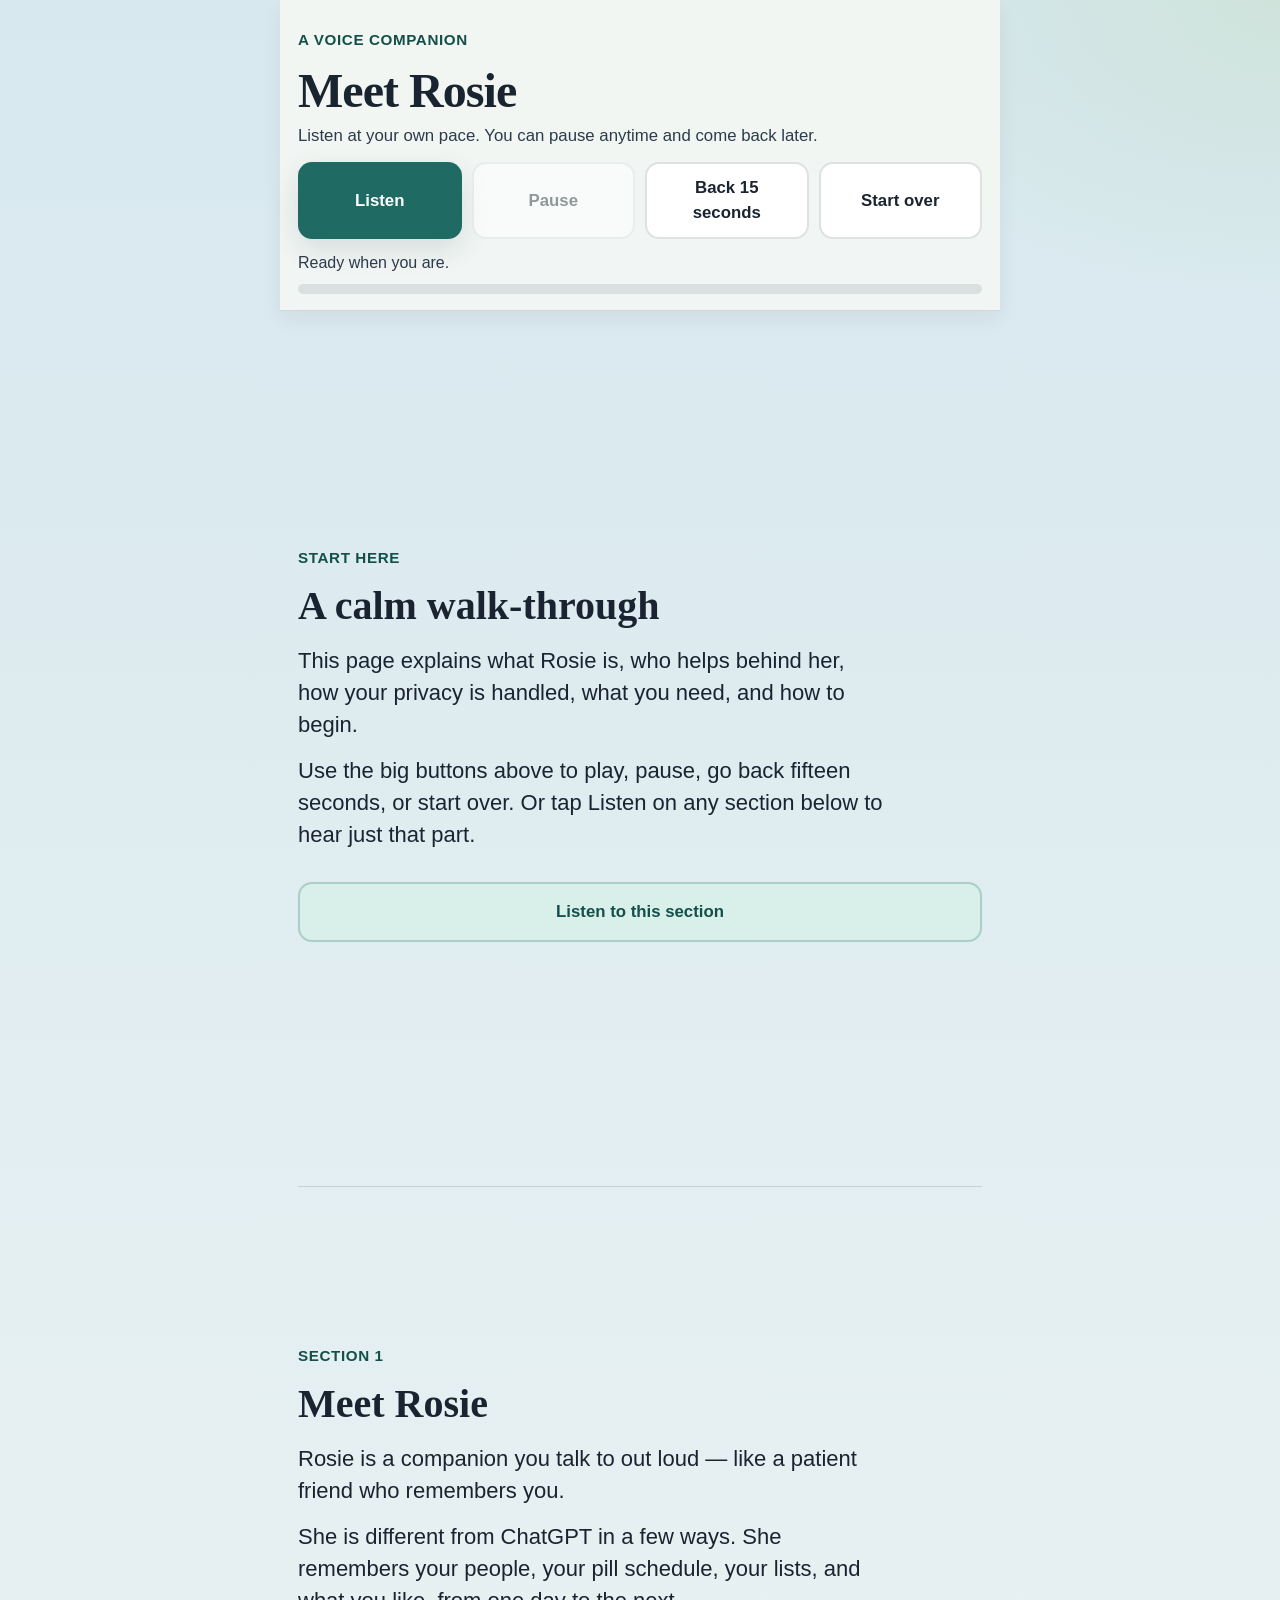
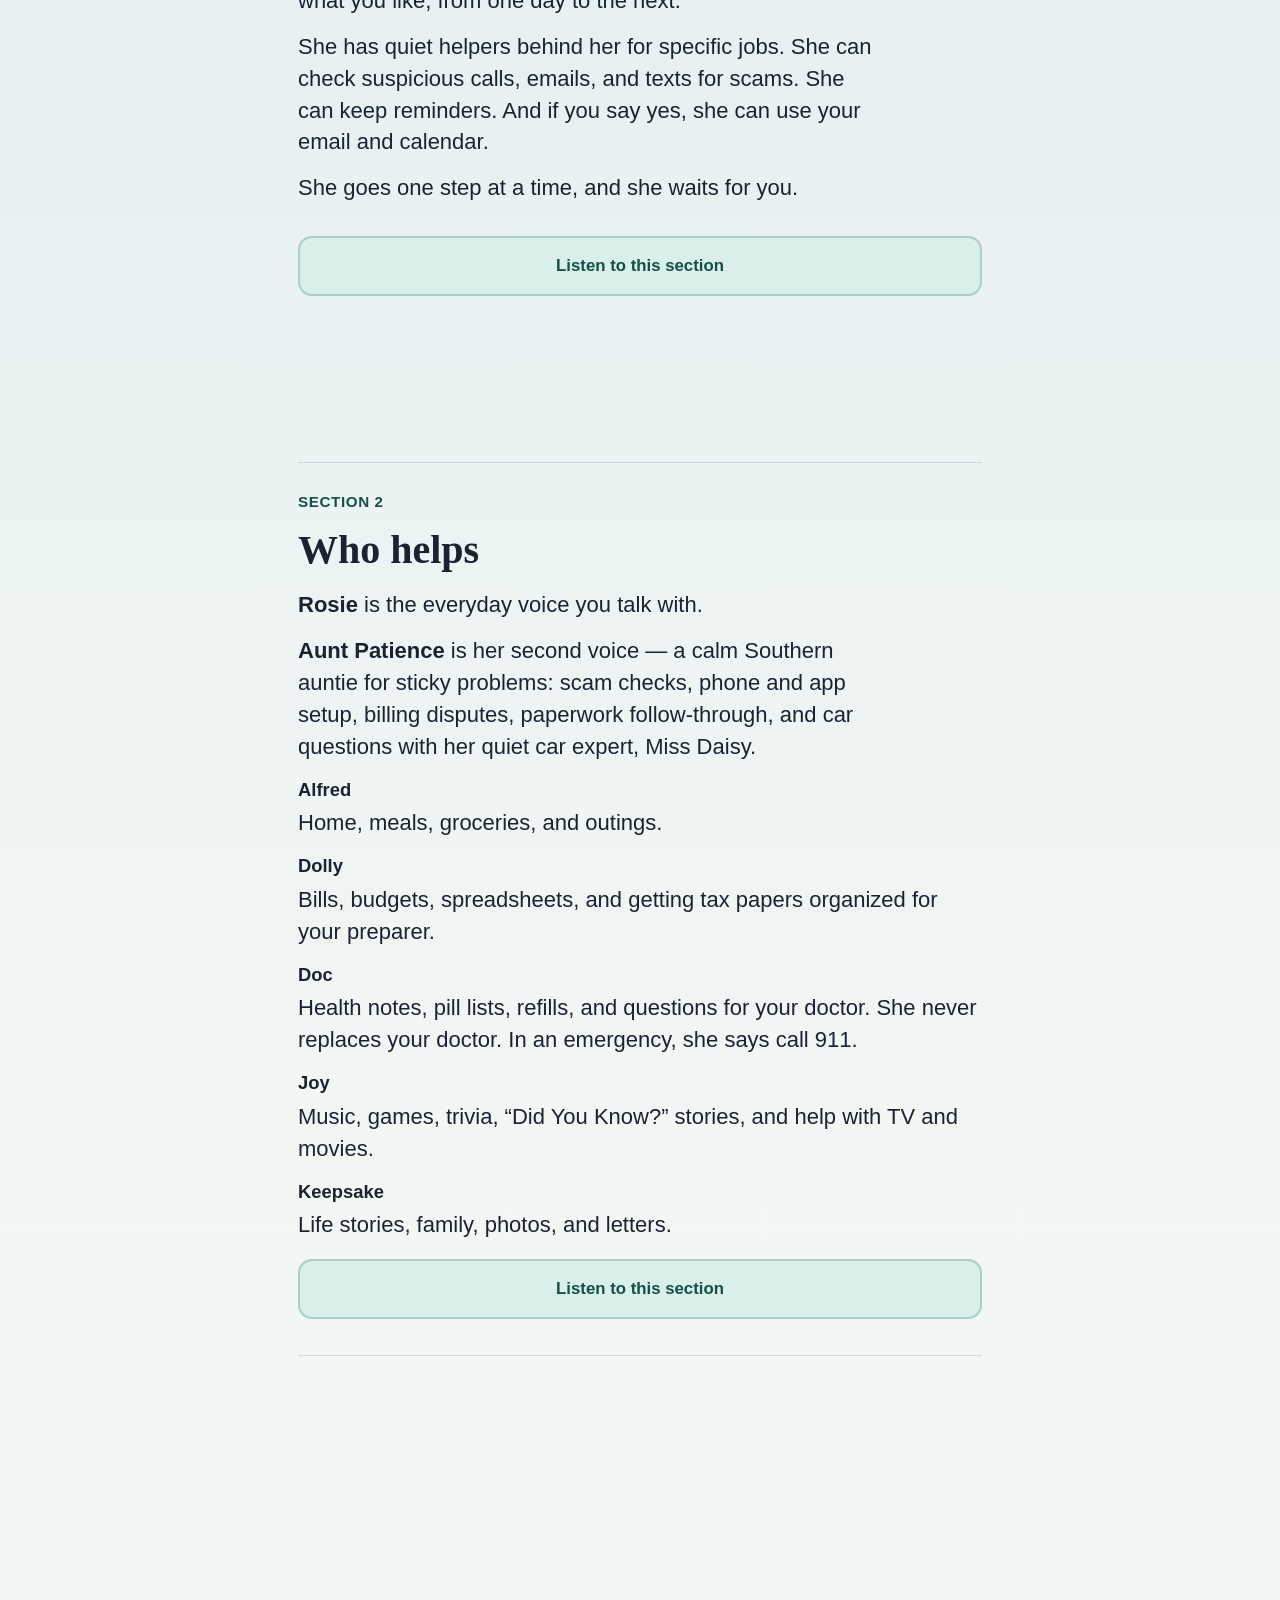
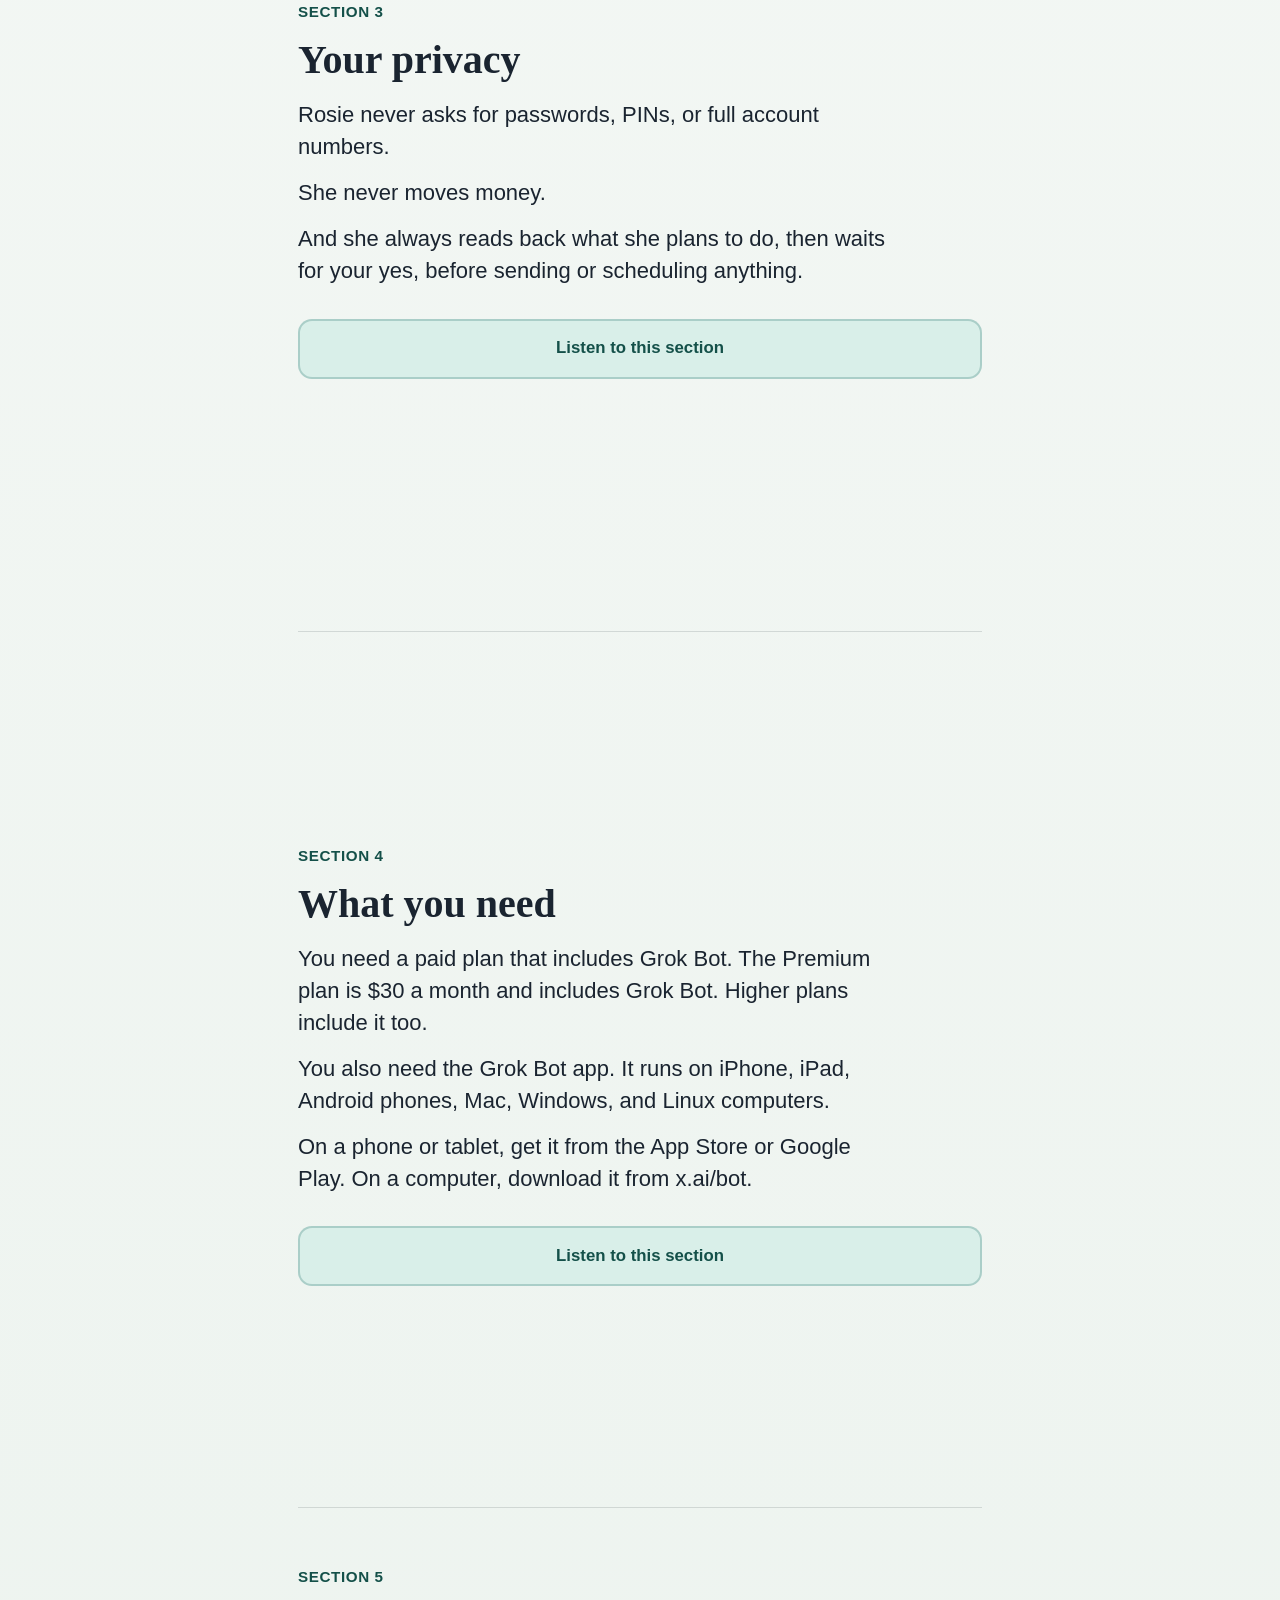
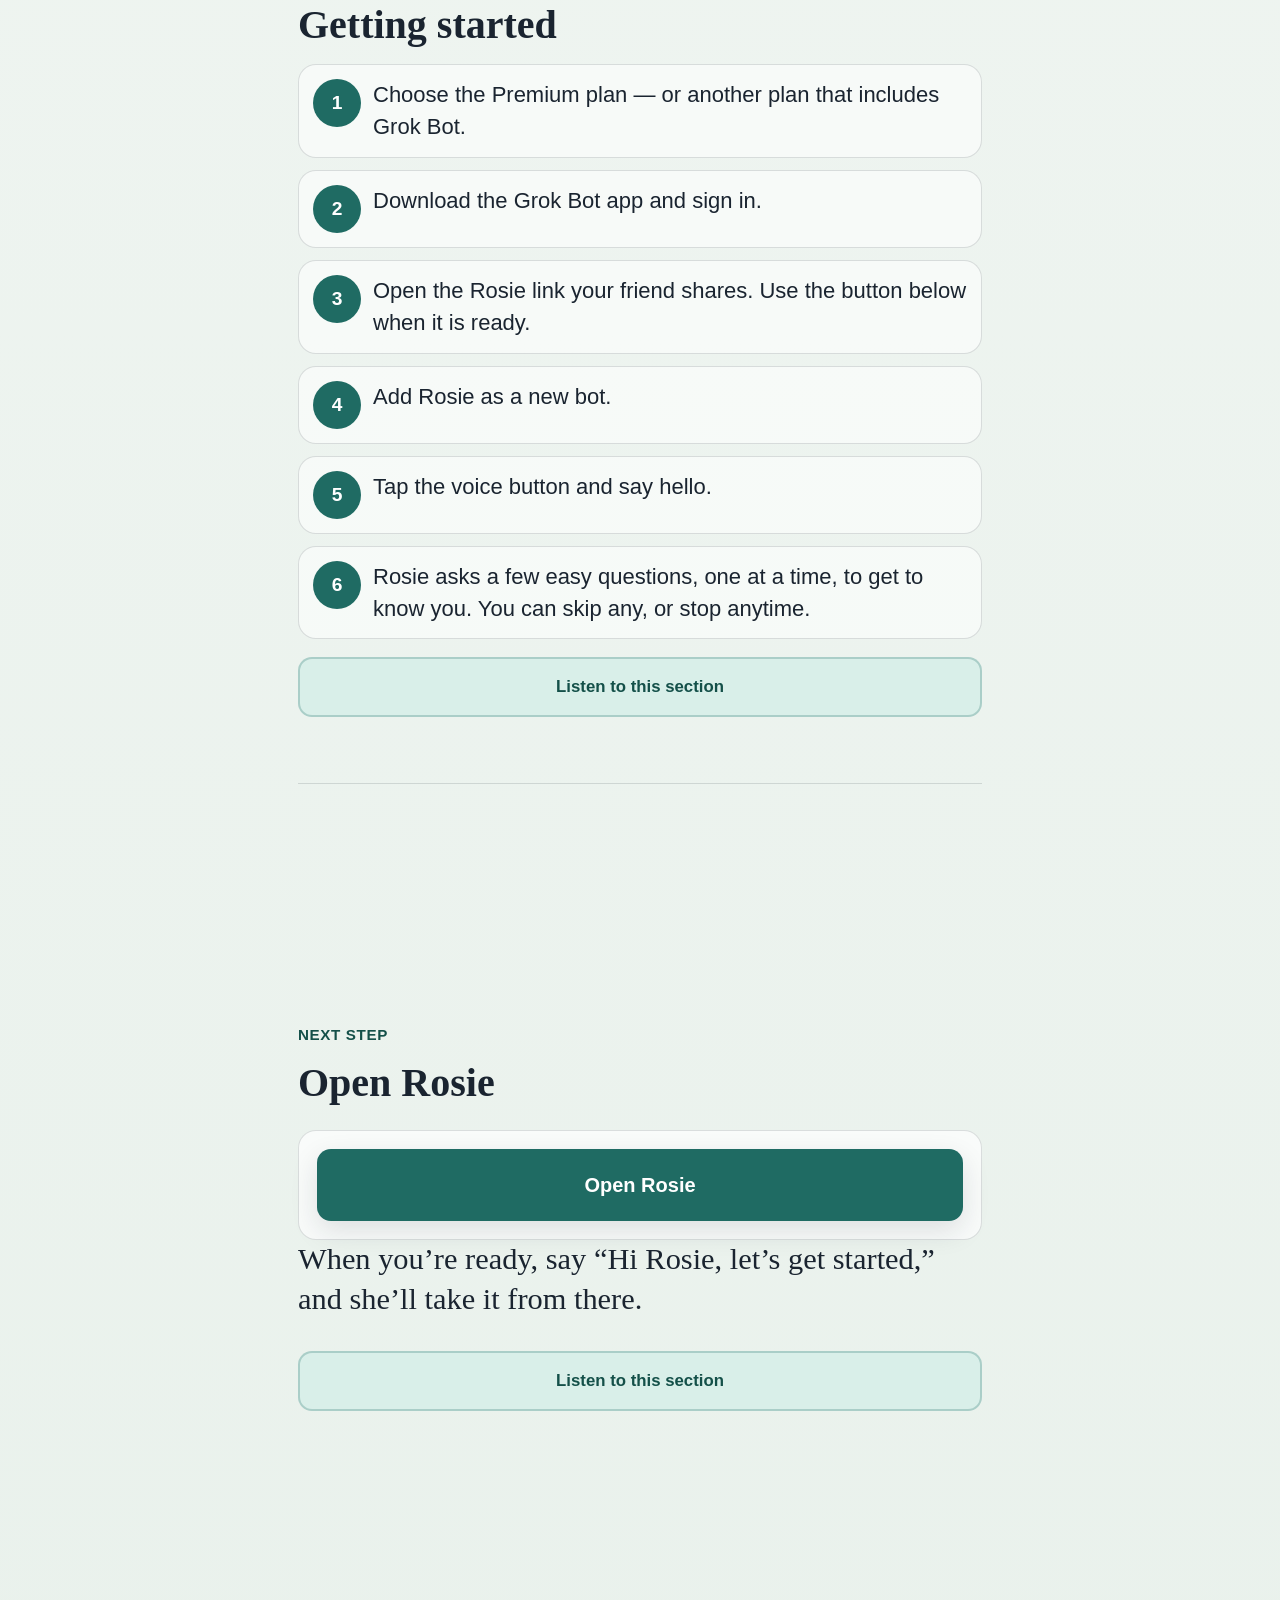
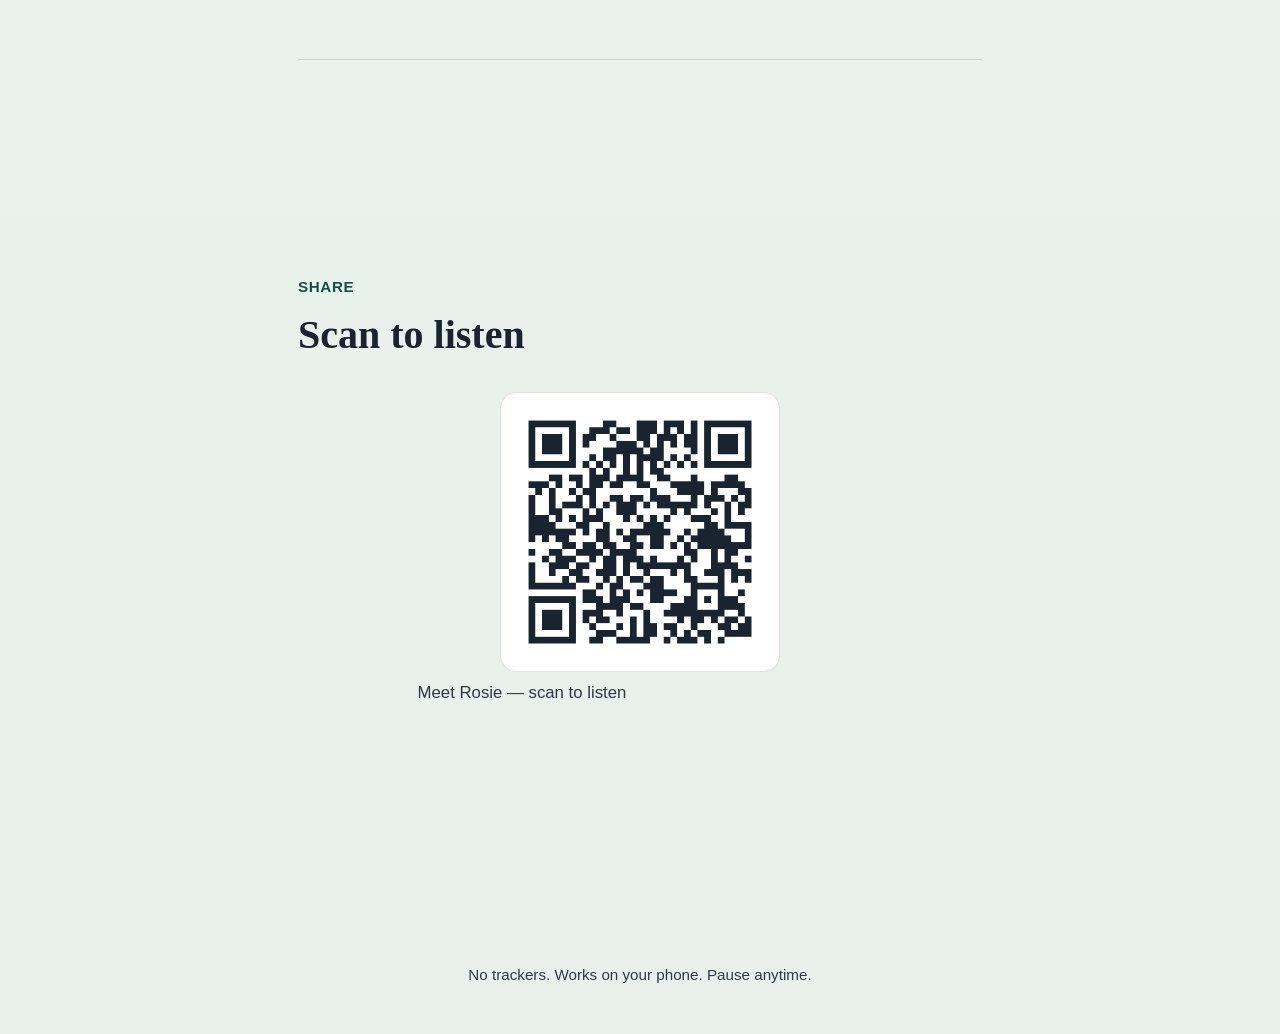
<file: rosie/index.html>
<!DOCTYPE html>
<html lang="en">
<head>
  <meta charset="utf-8">
  <meta name="viewport" content="width=device-width, initial-scale=1">
  <meta name="description" content="Meet Rosie — a patient companion you talk to out loud.">
  <meta name="robots" content="index,follow">
  <title>Meet Rosie</title>
  <link rel="stylesheet" href="./styles.css">
</head>
<body>
  <a class="skip" href="#main">Skip to content</a>

  <div class="wrap">
    <header class="player-bar" id="top">
      <p class="kicker">A voice companion</p>
      <h1 class="brand">Meet Rosie</h1>
      <p class="lede">Listen at your own pace. You can pause anytime and come back later.</p>

      <div class="controls" role="group" aria-label="Audio controls">
        <button type="button" class="btn btn-primary" id="btn-play" aria-pressed="false">Listen</button>
        <button type="button" class="btn btn-secondary" id="btn-pause" disabled>Pause</button>
        <button type="button" class="btn btn-secondary" id="btn-back">Back 15 seconds</button>
        <button type="button" class="btn btn-secondary" id="btn-restart">Start over</button>
      </div>
      <p class="status" id="status" aria-live="polite">Ready when you are.</p>
      <div class="progress" aria-hidden="true"><span id="progress-bar"></span></div>
    </header>

    <main id="main">
      <section class="panel" id="intro" data-section="intro">
        <p class="kicker">Start here</p>
        <h2>A calm walk-through</h2>
        <p>This page explains what Rosie is, who helps behind her, how your privacy is handled, what you need, and how to begin.</p>
        <p>Use the big buttons above to play, pause, go back fifteen seconds, or start over. Or tap Listen on any section below to hear just that part.</p>
        <button type="button" class="btn btn-listen" data-play-section="intro">Listen to this section</button>
      </section>

      <section class="panel" id="meet" data-section="meet">
        <p class="kicker">Section 1</p>
        <h2>Meet Rosie</h2>
        <p>Rosie is a companion you talk to out loud — like a patient friend who remembers you.</p>
        <p>She is different from ChatGPT in a few ways. She remembers your people, your pill schedule, your lists, and what you like, from one day to the next.</p>
        <p>She has quiet helpers behind her for specific jobs. She can check suspicious calls, emails, and texts for scams. She can keep reminders. And if you say yes, she can use your email and calendar.</p>
        <p>She goes one step at a time, and she waits for you.</p>
        <button type="button" class="btn btn-listen" data-play-section="meet">Listen to this section</button>
      </section>

      <section class="panel" id="who" data-section="who">
        <p class="kicker">Section 2</p>
        <h2>Who helps</h2>
        <p><strong>Rosie</strong> is the everyday voice you talk with.</p>
        <p><strong>Aunt Patience</strong> is her second voice — a calm Southern auntie for sticky problems: scam checks, phone and app setup, billing disputes, paperwork follow-through, and car questions with her quiet car expert, Miss Daisy.</p>
        <ul class="helper-list">
          <li><strong>Alfred</strong> Home, meals, groceries, and outings.</li>
          <li><strong>Dolly</strong> Bills, budgets, spreadsheets, and getting tax papers organized for your preparer.</li>
          <li><strong>Doc</strong> Health notes, pill lists, refills, and questions for your doctor. She never replaces your doctor. In an emergency, she says call 911.</li>
          <li><strong>Joy</strong> Music, games, trivia, “Did You Know?” stories, and help with TV and movies.</li>
          <li><strong>Keepsake</strong> Life stories, family, photos, and letters.</li>
        </ul>
        <button type="button" class="btn btn-listen" data-play-section="who">Listen to this section</button>
      </section>

      <section class="panel" id="privacy" data-section="privacy">
        <p class="kicker">Section 3</p>
        <h2>Your privacy</h2>
        <p>Rosie never asks for passwords, PINs, or full account numbers.</p>
        <p>She never moves money.</p>
        <p>And she always reads back what she plans to do, then waits for your yes, before sending or scheduling anything.</p>
        <button type="button" class="btn btn-listen" data-play-section="privacy">Listen to this section</button>
      </section>

      <section class="panel" id="need" data-section="need">
        <p class="kicker">Section 4</p>
        <h2>What you need</h2>
        <p>You need a paid plan that includes Grok Bot. The Premium plan is $30 a month and includes Grok Bot. Higher plans include it too.</p>
        <p>You also need the Grok Bot app. It runs on iPhone, iPad, Android phones, Mac, Windows, and Linux computers.</p>
        <p>On a phone or tablet, get it from the App Store or Google Play. On a computer, download it from x.ai/bot.</p>
        <button type="button" class="btn btn-listen" data-play-section="need">Listen to this section</button>
      </section>

      <section class="panel" id="start" data-section="start">
        <p class="kicker">Section 5</p>
        <h2>Getting started</h2>
        <ol class="steps">
          <li><span class="num" aria-hidden="true">1</span><span>Choose the Premium plan — or another plan that includes Grok Bot.</span></li>
          <li><span class="num" aria-hidden="true">2</span><span>Download the Grok Bot app and sign in.</span></li>
          <li><span class="num" aria-hidden="true">3</span><span>Open the Rosie link your friend shares. Use the button below when it is ready.</span></li>
          <li><span class="num" aria-hidden="true">4</span><span>Add Rosie as a new bot.</span></li>
          <li><span class="num" aria-hidden="true">5</span><span>Tap the voice button and say hello.</span></li>
          <li><span class="num" aria-hidden="true">6</span><span>Rosie asks a few easy questions, one at a time, to get to know you. You can skip any, or stop anytime.</span></li>
        </ol>
        <button type="button" class="btn btn-listen" data-play-section="start">Listen to this section</button>
      </section>

      <section class="panel" id="open" data-section="open">
        <p class="kicker">Next step</p>
        <h2>Open Rosie</h2>
        <div class="cta-box" id="rosie-cta">
          <p class="cta-note">Ask your friend to text you the Rosie link.</p>
        </div>
        <p class="closing" id="closing-line">When you’re ready, say “Hi Rosie, let’s get started,” and she’ll take it from there.</p>
        <button type="button" class="btn btn-listen" data-play-section="open">Listen to this section</button>
      </section>

      <section class="panel" id="qr" data-section="qr">
        <p class="kicker">Share</p>
        <h2>Scan to listen</h2>
        <div class="qr-block">
          <img src="./qr.png" width="512" height="512" alt="QR code that opens the Meet Rosie page">
          <p class="qr-caption">Meet Rosie — scan to listen</p>
        </div>
      </section>
    </main>

    <p class="footer-note">No trackers. Works on your phone. Pause anytime.</p>
  </div>

  <script src="./config.js"></script>
  <script src="./app.js"></script>
</body>
</html>
</file>
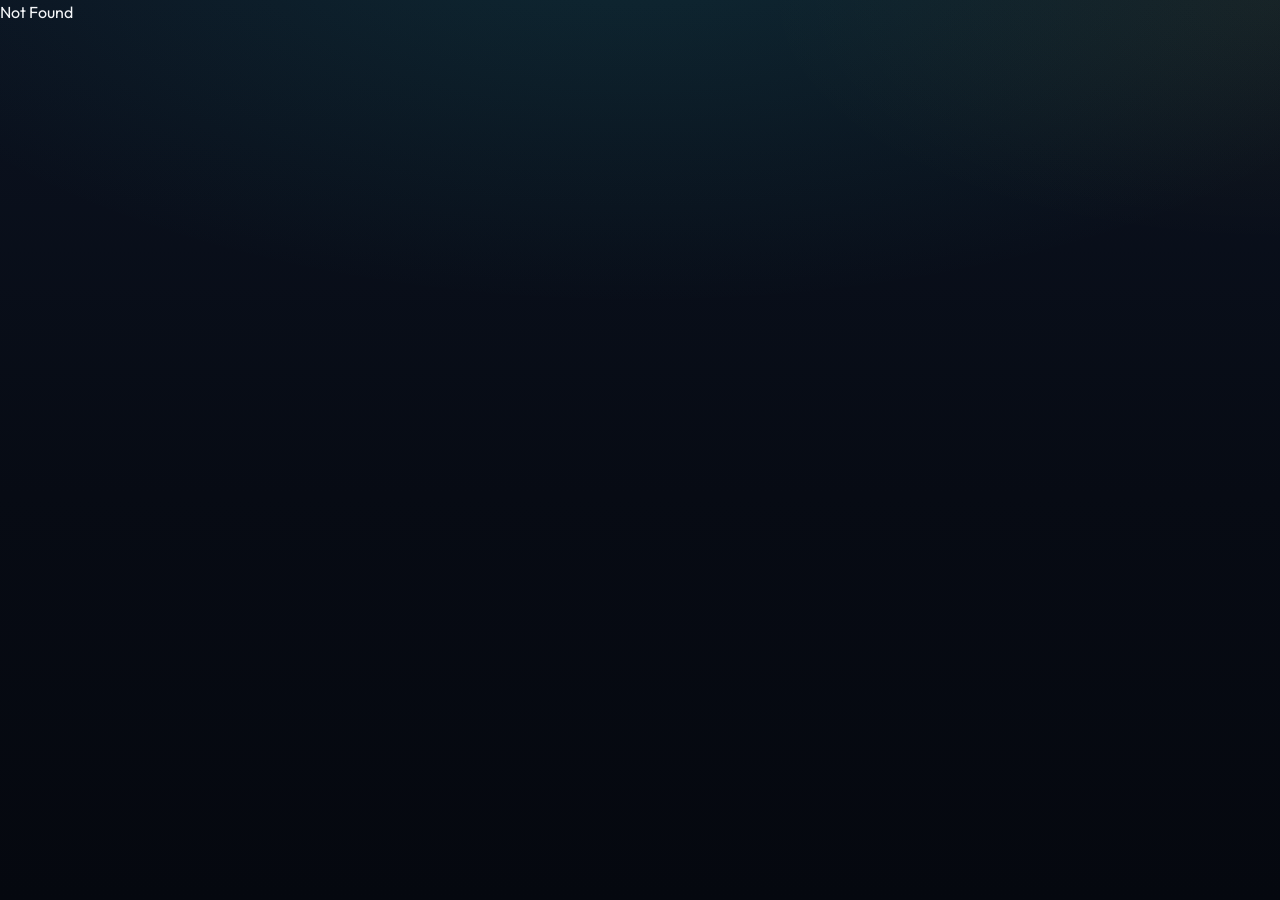
<file: stomp-family-playtest/index.html>
<!DOCTYPE html><html lang="en" class="antialiased"><head><meta name="stomp-family-playtest-sha" content="460a3427337c30d9b1dd6e3fc916606fdfbc1065"/><meta name="stomp-deploy-label" content="FAMILY PLAYTEST · SIMULATED · Create STOMPER · sha 460a342"/><meta property="og:image" content="https://burnsted.github.io/stomp-family-playtest/og.jpg"><meta property="og:image:width" content="1200"><meta property="og:image:height" content="630"><meta name="twitter:image" content="https://burnsted.github.io/stomp-family-playtest/og.jpg"><meta name="twitter:card" content="summary_large_image"><meta property="og:title" content="STOMP"><meta charSet="utf-8"/><meta name="viewport" content="width=device-width, initial-scale=1"/><link rel="stylesheet" href="https://fonts.googleapis.com/css2?family=Anton&amp;family=Outfit:wght@400;500;600;700&amp;display=swap" data-precedence="default"/><link rel="stylesheet" href="/stomp-family-playtest/assets/styles-CvJMrmjd.css" data-precedence="default"/><title>STOMP</title><meta name="description" content="STOMP"/><meta name="theme-color" content="#070B14"/><link rel="modulepreload" href="/stomp-family-playtest/assets/index-DMBpdLlK.js"/><link rel="modulepreload" href="/stomp-family-playtest/assets/routes-uUImzGm6.js"/><link rel="icon" type="image/svg+xml" href="/stomp-family-playtest/favicon.svg"/><link rel="preconnect" href="https://fonts.googleapis.com"/><link rel="preconnect" href="https://fonts.gstatic.com" crossorigin="anonymous"/><link rel="manifest" href="/stomp-family-playtest/__grok/manifest.webmanifest"/><link rel="apple-touch-icon" href="/stomp-family-playtest/__grok/icon-180.png"/><link rel="manifest" href="/stomp-family-playtest/__grok/manifest.webmanifest"><link rel="apple-touch-icon" href="/stomp-family-playtest/__grok/icon-180.png"><meta name="apple-mobile-web-app-title" content="STOMP"><meta name="apple-mobile-web-app-status-bar-style" content="black"><script src="https://grok.com/grok-app-builder/extensions.js" defer></script></head><body><!--$--><!--$--><!--/$--><!--/$--><script data-tsr-stream-part="">(self.$R=self.$R||{})["tsr"]=[];self.$_TSR={h(){this.hydrated=!0,this.c()},e(){this.streamEnded=!0,this.c()},c(){this.hydrated&&this.streamEnded&&(delete self.$_TSR,delete self.$R.tsr)},p(e){this.initialized?e():this.buffer.push(e)},buffer:[]};$_TSR.router=($R=>$R[0]={manifest:$R[1]={routes:$R[2]={__root__:$R[3]={preloads:$R[4]=["/stomp-family-playtest/assets/index-DMBpdLlK.js"],scripts:$R[5]=[$R[6]={attrs:$R[7]={type:"module",async:!0,src:"/stomp-family-playtest/assets/index-DMBpdLlK.js"}}]}}},matches:$R[8]=[$R[9]={i:"__root__",u:1793898853359,s:"success",ssr:!0}]})($R["tsr"]);$_TSR.e();{let s=document.currentScript,p;while((p=s.previousElementSibling)&&p.hasAttribute('data-tsr-stream-part'))p.remove();s.remove()}</script><script type="module" async="" src="/stomp-family-playtest/assets/index-DMBpdLlK.js"></script><script>document.currentScript.remove();/*$tsr-stream-boundary*/</script></body></html>
</file>
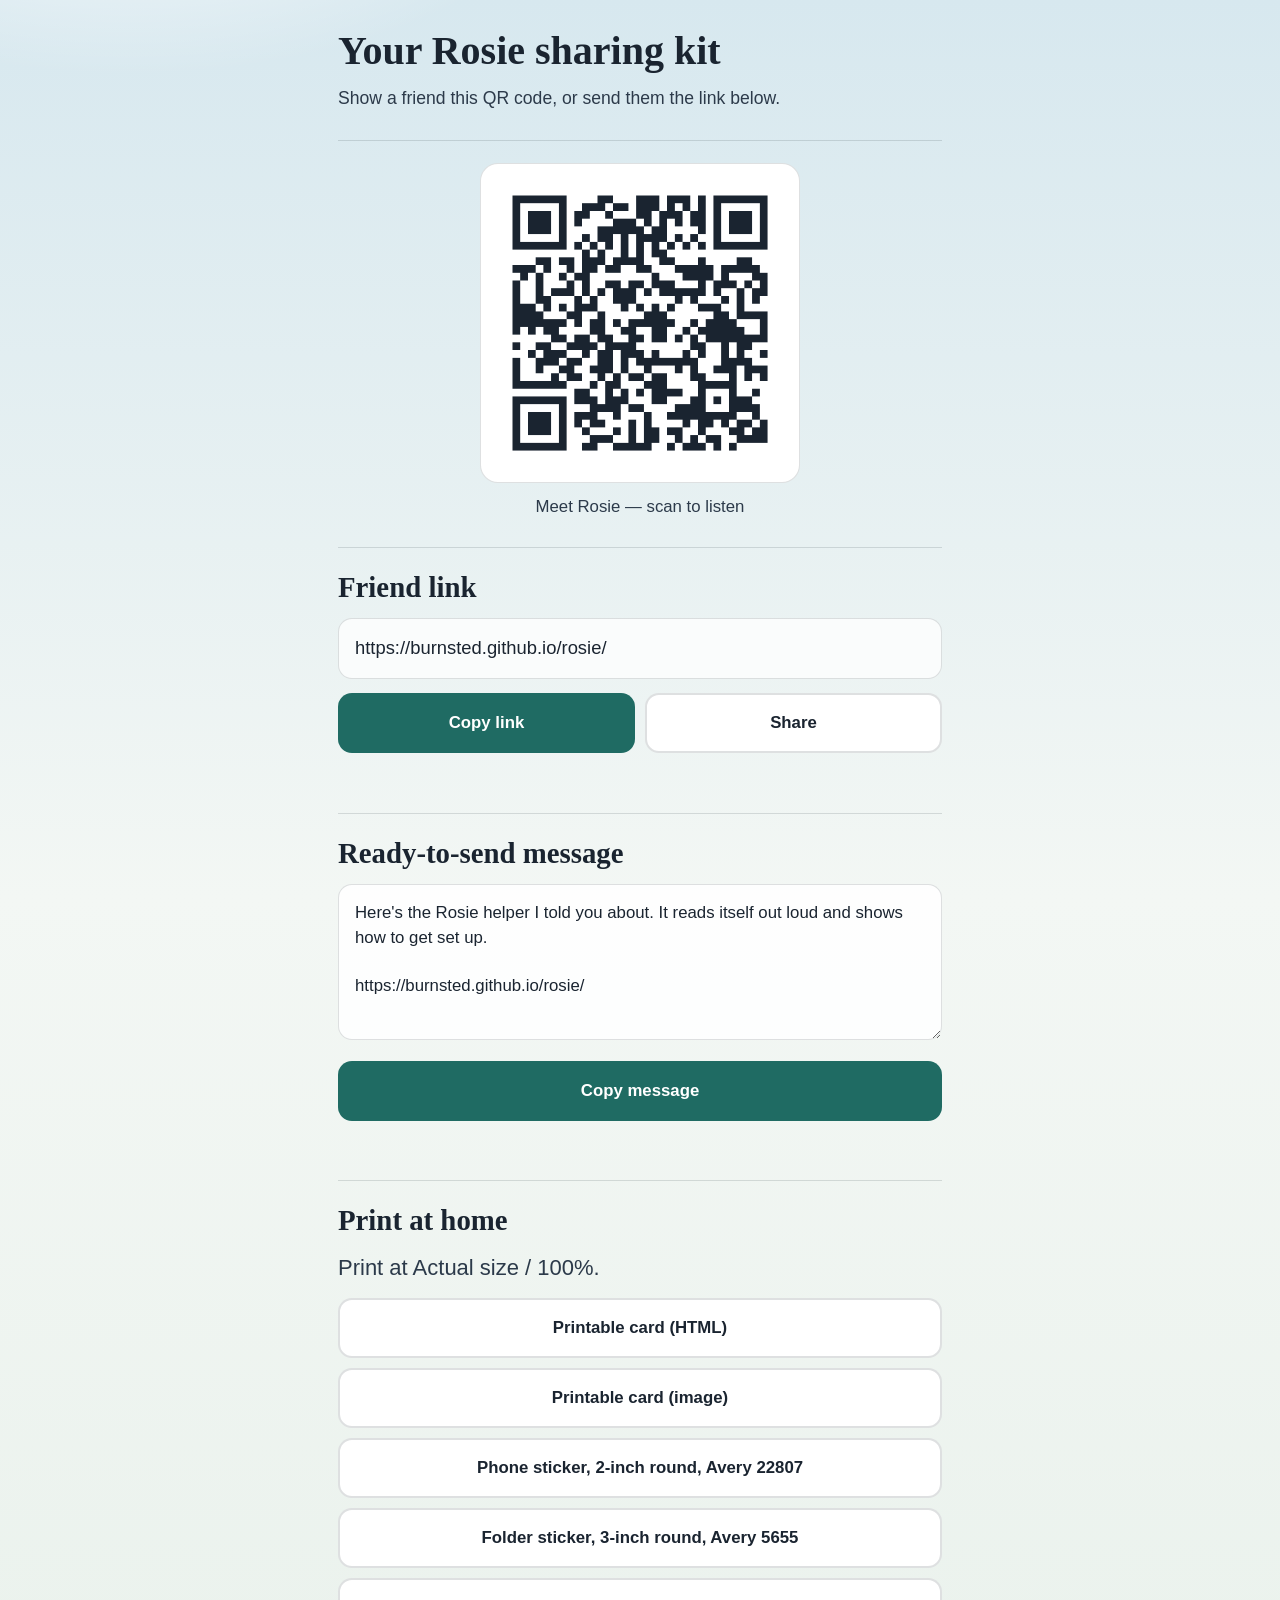
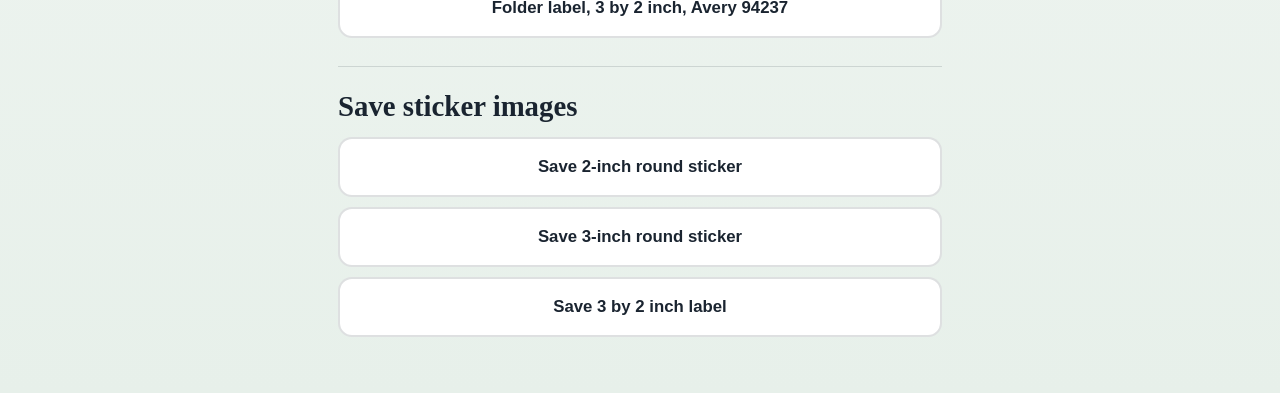
<file: rosie/share/index.html>
<!DOCTYPE html>
<html lang="en">
<head>
  <meta charset="utf-8">
  <meta name="viewport" content="width=device-width, initial-scale=1">
  <meta name="description" content="Your Rosie sharing kit — show the QR, copy the link, or print stickers.">
  <meta name="robots" content="noindex">
  <title>Your Rosie sharing kit</title>
  <link rel="stylesheet" href="./styles.css">
</head>
<body>
  <main class="wrap">
    <header class="hero">
      <h1>Your Rosie sharing kit</h1>
      <p class="lede">Show a friend this QR code, or send them the link below.</p>
    </header>

    <section class="block" aria-labelledby="qr-heading">
      <h2 id="qr-heading" class="visually-hidden">QR code for friends</h2>
      <figure class="qr-figure">
        <img
          class="qr"
          src="../qr.png"
          width="512"
          height="512"
          alt="QR code. A friend can scan this with their phone camera to open Meet Rosie."
        >
        <figcaption>Meet Rosie — scan to listen</figcaption>
      </figure>
    </section>

    <section class="block" aria-labelledby="link-heading">
      <h2 id="link-heading">Friend link</h2>
      <p class="friend-link" id="friend-link">https://burnsted.github.io/rosie/</p>
      <div class="btn-row">
        <button type="button" class="btn btn-primary" id="btn-copy-link">Copy link</button>
        <button type="button" class="btn btn-secondary" id="btn-share" hidden>Share</button>
      </div>
      <p class="status" id="link-status" aria-live="polite"></p>
    </section>

    <section class="block" aria-labelledby="message-heading">
      <h2 id="message-heading">Ready-to-send message</h2>
      <label class="visually-hidden" for="share-message">Message text</label>
      <textarea id="share-message" class="message-box" readonly rows="5"></textarea>
      <button type="button" class="btn btn-primary btn-full" id="btn-copy-message">Copy message</button>
      <p class="status" id="message-status" aria-live="polite"></p>
    </section>

    <section class="block" aria-labelledby="print-heading">
      <h2 id="print-heading">Print at home</h2>
      <p class="note">Print at Actual size / 100%.</p>
      <div class="stack">
        <a class="btn btn-secondary btn-full" href="../card.html">Printable card (HTML)</a>
        <a class="btn btn-secondary btn-full" href="../card.png" download="rosie-card.png">Printable card (image)</a>
        <a class="btn btn-secondary btn-full" href="../stickers/sheet-avery-22807-2in-round.pdf">Phone sticker, 2-inch round, Avery 22807</a>
        <a class="btn btn-secondary btn-full" href="../stickers/sheet-avery-5655-3in-round.pdf">Folder sticker, 3-inch round, Avery 5655</a>
        <a class="btn btn-secondary btn-full" href="../stickers/sheet-avery-94237-3x2-rect.pdf">Folder label, 3 by 2 inch, Avery 94237</a>
      </div>
    </section>

    <section class="block" aria-labelledby="save-heading">
      <h2 id="save-heading">Save sticker images</h2>
      <div class="stack">
        <a class="btn btn-secondary btn-full" href="../stickers/sticker-2in-round.png" download="rosie-sticker-2in-round.png">Save 2-inch round sticker</a>
        <a class="btn btn-secondary btn-full" href="../stickers/sticker-3in-round.png" download="rosie-sticker-3in-round.png">Save 3-inch round sticker</a>
        <a class="btn btn-secondary btn-full" href="../stickers/sticker-3x2-rect.png" download="rosie-sticker-3x2-rect.png">Save 3 by 2 inch label</a>
      </div>
    </section>
  </main>

  <script src="./app.js"></script>
</body>
</html>
</file>
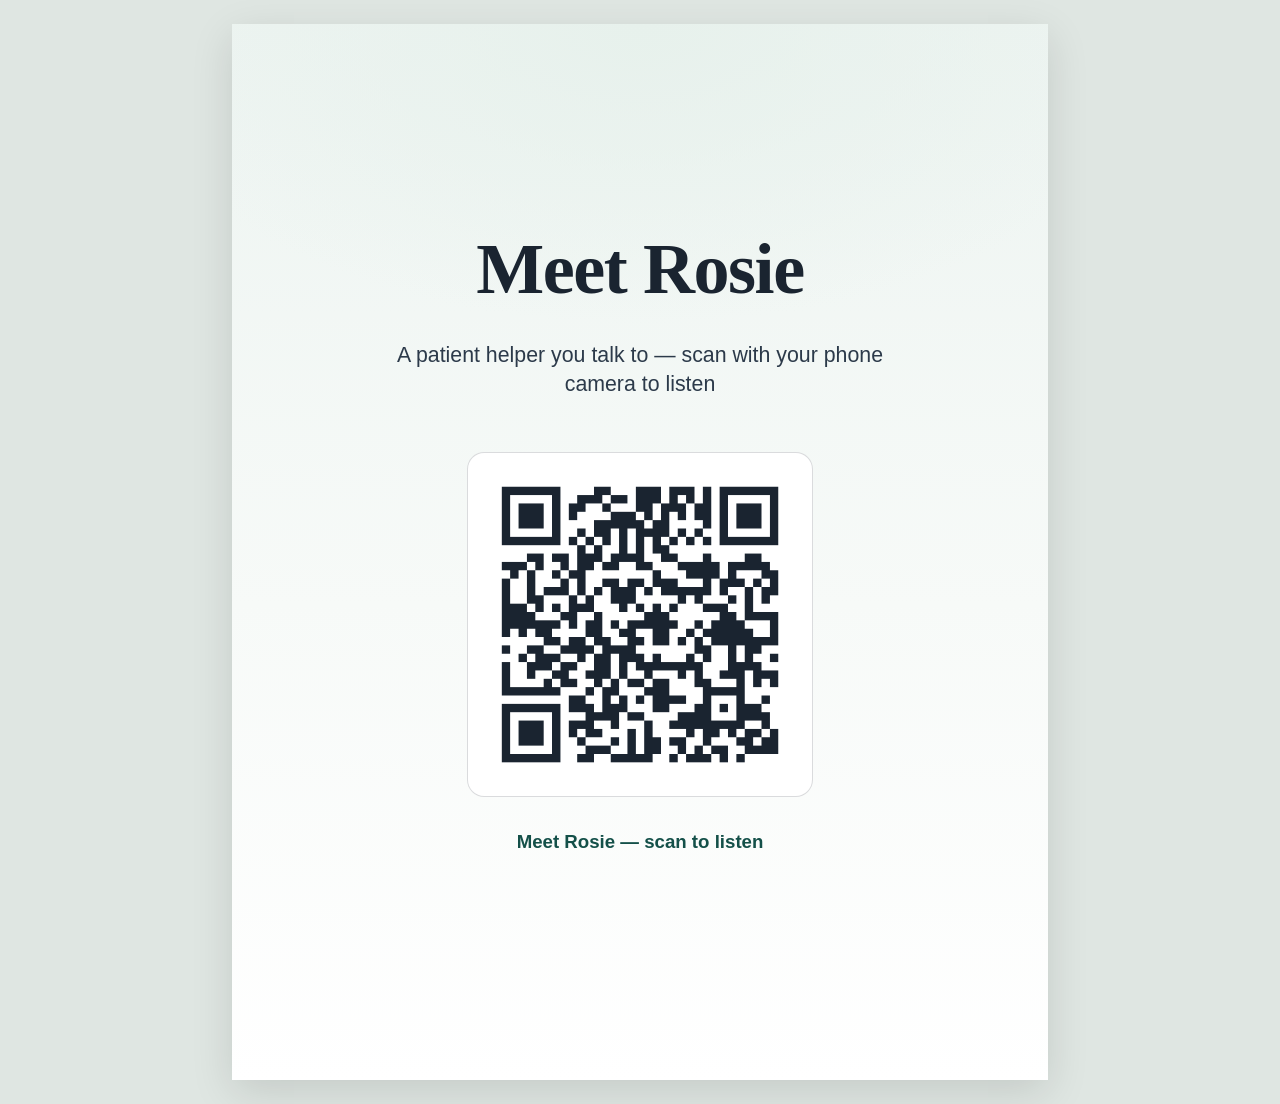
<file: rosie/card.html>
<!DOCTYPE html>
<html lang="en">
<head>
  <meta charset="utf-8">
  <meta name="viewport" content="width=device-width, initial-scale=1">
  <title>Meet Rosie — printable card</title>
  <style>
    @page {
      size: letter;
      margin: 0.6in;
    }

    :root {
      --ink: #1a2430;
      --ink-soft: #2c3a4a;
      --accent: #145049;
    }

    * { box-sizing: border-box; }

    html, body {
      margin: 0;
      padding: 0;
      background: #fff;
      color: var(--ink);
      font-family: Georgia, "Times New Roman", Times, serif;
    }

    .sheet {
      width: 8.5in;
      min-height: 11in;
      margin: 0 auto;
      padding: 0.85in 0.9in;
      display: flex;
      flex-direction: column;
      align-items: center;
      justify-content: center;
      text-align: center;
      background:
        radial-gradient(900px 500px at 50% 0%, #e7f1ec 0%, transparent 60%),
        linear-gradient(180deg, #edf4f1 0%, #f7faf8 55%, #ffffff 100%);
    }

    h1 {
      margin: 0 0 0.35in;
      font-size: 54pt;
      line-height: 1.05;
      letter-spacing: -0.02em;
      font-weight: 700;
    }

    .line {
      margin: 0 0 0.55in;
      max-width: 5.8in;
      font-family: "Segoe UI", "Helvetica Neue", Helvetica, Arial, sans-serif;
      font-size: 16pt;
      line-height: 1.35;
      color: var(--ink-soft);
    }

    .qr {
      width: 3.6in;
      height: 3.6in;
      padding: 0.18in;
      background: #fff;
      border: 1px solid rgba(26, 36, 48, 0.16);
      border-radius: 0.18in;
    }

    .caption {
      margin-top: 0.35in;
      font-family: "Segoe UI", "Helvetica Neue", Helvetica, Arial, sans-serif;
      font-size: 14pt;
      color: var(--accent);
      font-weight: 600;
    }

    @media screen {
      body {
        background: #dfe6e2;
        padding: 24px;
      }
      .sheet {
        box-shadow: 0 12px 40px rgba(0, 0, 0, 0.12);
      }
    }
  </style>
</head>
<body>
  <main class="sheet">
    <h1>Meet Rosie</h1>
    <p class="line">A patient helper you talk to — scan with your phone camera to listen</p>
    <img class="qr" src="./qr.png" width="512" height="512" alt="QR code linking to the Meet Rosie page">
    <p class="caption">Meet Rosie — scan to listen</p>
  </main>
</body>
</html>
</file>
<file: rosie/styles.css>
:root {
  --ink: #1a2430;
  --ink-soft: #2c3a4a;
  --paper: #f3f7f4;
  --paper-2: #e7f0ea;
  --sky: #d7e8ef;
  --accent: #1f6b63;
  --accent-dark: #145049;
  --accent-soft: #d9efe9;
  --line: rgba(26, 36, 48, 0.14);
  --shadow: 0 10px 28px rgba(26, 36, 48, 0.12);
  --radius: 18px;
  --font-display: Georgia, "Times New Roman", Times, serif;
  --font-body: "Segoe UI", "Helvetica Neue", Helvetica, Arial, sans-serif;
  --tap: 60px;
}

*,
*::before,
*::after {
  box-sizing: border-box;
}

html {
  scroll-behavior: smooth;
  scroll-snap-type: y proximity;
}

body {
  margin: 0;
  color: var(--ink);
  font-family: var(--font-body);
  font-size: 22px;
  line-height: 1.45;
  background:
    radial-gradient(1200px 700px at 10% -10%, #ffffff 0%, transparent 55%),
    radial-gradient(900px 600px at 100% 0%, #cfe3db 0%, transparent 50%),
    linear-gradient(180deg, var(--sky) 0%, var(--paper) 38%, var(--paper-2) 100%);
  min-height: 100%;
}

img {
  max-width: 100%;
  height: auto;
}

a {
  color: var(--accent-dark);
}

.skip {
  position: absolute;
  left: -9999px;
  top: 0;
}

.skip:focus {
  left: 12px;
  top: 12px;
  z-index: 100;
  background: #fff;
  padding: 12px 16px;
  border-radius: 10px;
}

.wrap {
  width: min(720px, 100%);
  margin: 0 auto;
  padding: 0 18px 48px;
}

.player-bar {
  position: sticky;
  top: 0;
  z-index: 40;
  margin: 0 -18px;
  padding: 14px 18px 16px;
  background: rgba(243, 247, 244, 0.94);
  backdrop-filter: blur(10px);
  border-bottom: 1px solid var(--line);
  box-shadow: 0 8px 20px rgba(26, 36, 48, 0.06);
}

.brand {
  font-family: var(--font-display);
  font-size: clamp(2.1rem, 8vw, 3rem);
  line-height: 1.1;
  margin: 4px 0 6px;
  letter-spacing: -0.02em;
}

.lede {
  margin: 0 0 14px;
  color: var(--ink-soft);
  font-size: 1.05rem;
}

.controls {
  display: grid;
  grid-template-columns: 1fr 1fr;
  gap: 10px;
}

.btn {
  appearance: none;
  border: 2px solid transparent;
  border-radius: 14px;
  min-height: var(--tap);
  padding: 12px 16px;
  font: inherit;
  font-size: 1.05rem;
  font-weight: 650;
  cursor: pointer;
  text-align: center;
  text-decoration: none;
  display: inline-flex;
  align-items: center;
  justify-content: center;
  gap: 8px;
  transition: transform 0.15s ease, background 0.15s ease, border-color 0.15s ease;
}

.btn:active {
  transform: scale(0.98);
}

.btn:focus-visible {
  outline: 3px solid #0b7a6d;
  outline-offset: 3px;
}

.btn-primary {
  background: var(--accent);
  color: #fff;
  box-shadow: var(--shadow);
}

.btn-primary:hover {
  background: var(--accent-dark);
}

.btn-secondary {
  background: #fff;
  color: var(--ink);
  border-color: var(--line);
}

.btn-secondary:hover {
  border-color: var(--accent);
}

.btn:disabled {
  opacity: 0.45;
  cursor: not-allowed;
  transform: none;
}

.btn-listen {
  background: var(--accent-soft);
  color: var(--accent-dark);
  border-color: rgba(31, 107, 99, 0.25);
  width: 100%;
  margin-top: 18px;
}

.btn-large {
  min-height: 72px;
  font-size: 1.25rem;
  width: 100%;
}

.status {
  margin: 12px 0 0;
  min-height: 1.4em;
  font-size: 1rem;
  color: var(--ink-soft);
}

.progress {
  margin-top: 10px;
  height: 10px;
  border-radius: 999px;
  background: rgba(26, 36, 48, 0.1);
  overflow: hidden;
}

.progress > span {
  display: block;
  height: 100%;
  width: 0%;
  background: linear-gradient(90deg, #2a8f84, #1f6b63);
  transition: width 0.2s linear;
}

section.panel {
  scroll-snap-align: start;
  min-height: calc(100dvh - 24px);
  display: flex;
  flex-direction: column;
  justify-content: center;
  padding: 28px 0 36px;
  border-bottom: 1px solid var(--line);
}

section.panel:last-of-type {
  border-bottom: 0;
}

.kicker {
  display: inline-block;
  margin-bottom: 10px;
  font-size: 0.95rem;
  letter-spacing: 0.04em;
  text-transform: uppercase;
  color: var(--accent-dark);
  font-weight: 700;
}

h2 {
  font-family: var(--font-display);
  font-size: clamp(1.9rem, 7vw, 2.5rem);
  line-height: 1.15;
  margin: 0 0 16px;
}

.panel p {
  margin: 0 0 14px;
  max-width: 34ch;
}

.panel p:last-child {
  margin-bottom: 0;
}

.steps {
  list-style: none;
  margin: 0;
  padding: 0;
  display: grid;
  gap: 12px;
}

.steps li {
  display: grid;
  grid-template-columns: 48px 1fr;
  gap: 12px;
  align-items: start;
  background: rgba(255, 255, 255, 0.55);
  border: 1px solid var(--line);
  border-radius: var(--radius);
  padding: 14px;
}

.steps .num {
  width: 48px;
  height: 48px;
  border-radius: 50%;
  display: grid;
  place-items: center;
  background: var(--accent);
  color: #fff;
  font-weight: 700;
  font-size: 1.2rem;
}

.helper-list {
  display: grid;
  gap: 14px;
  margin: 0;
  padding: 0;
  list-style: none;
}

.helper-list li {
  padding: 0;
}

.helper-list strong {
  display: block;
  font-size: 1.15rem;
  margin-bottom: 4px;
}

.cta-box {
  margin-top: 8px;
  padding: 18px;
  border-radius: var(--radius);
  background: rgba(255, 255, 255, 0.7);
  border: 1px solid var(--line);
  text-align: center;
}

.cta-note {
  margin: 0;
  font-size: 1.15rem;
  color: var(--ink-soft);
}

.closing {
  font-family: var(--font-display);
  font-size: clamp(1.45rem, 5.5vw, 1.9rem);
  line-height: 1.3;
  max-width: 22ch;
}

.qr-block {
  text-align: center;
  padding: 18px 0 8px;
}

.qr-block img {
  width: min(280px, 70vw);
  height: auto;
  background: #fff;
  padding: 14px;
  border-radius: 16px;
  border: 1px solid var(--line);
}

.qr-caption {
  margin: 12px 0 0;
  font-size: 1.05rem;
  color: var(--ink-soft);
}

.footer-note {
  margin: 28px 0 0;
  font-size: 0.95rem;
  color: var(--ink-soft);
  text-align: center;
}

@media (min-width: 640px) {
  .controls {
    grid-template-columns: repeat(4, 1fr);
  }

  .panel p {
    max-width: 48ch;
  }
}

@media (prefers-reduced-motion: reduce) {
  html {
    scroll-behavior: auto;
  }

  .btn {
    transition: none;
  }
}
</file>
<file: rosie/share/styles.css>
:root {
  --ink: #1a2430;
  --ink-soft: #2c3a4a;
  --paper: #f3f7f4;
  --sky: #d7e8ef;
  --accent: #1f6b63;
  --accent-dark: #145049;
  --line: rgba(26, 36, 48, 0.14);
  --tap: 60px;
  --font-display: Georgia, "Times New Roman", Times, serif;
  --font-body: "Segoe UI", "Helvetica Neue", Helvetica, Arial, sans-serif;
}

*,
*::before,
*::after {
  box-sizing: border-box;
}

body {
  margin: 0;
  color: var(--ink);
  font-family: var(--font-body);
  font-size: 22px;
  line-height: 1.45;
  background:
    radial-gradient(900px 500px at 10% -10%, #ffffff 0%, transparent 55%),
    linear-gradient(180deg, var(--sky) 0%, var(--paper) 45%, #e7f0ea 100%);
  min-height: 100dvh;
}

.wrap {
  width: min(640px, 100%);
  margin: 0 auto;
  padding: 28px 18px 56px;
}

.hero h1 {
  font-family: var(--font-display);
  font-size: clamp(1.9rem, 7vw, 2.5rem);
  line-height: 1.15;
  margin: 0 0 12px;
}

.lede {
  margin: 0;
  color: var(--ink-soft);
  font-size: 1.1rem;
}

.block {
  margin-top: 28px;
  padding-top: 22px;
  border-top: 1px solid var(--line);
}

.block h2 {
  font-family: var(--font-display);
  font-size: clamp(1.45rem, 5.5vw, 1.8rem);
  margin: 0 0 14px;
  line-height: 1.2;
}

.qr-figure {
  margin: 0;
  text-align: center;
}

.qr {
  width: min(320px, 86vw);
  height: auto;
  background: #fff;
  padding: 16px;
  border-radius: 18px;
  border: 1px solid var(--line);
  display: block;
  margin: 0 auto;
}

.qr-figure figcaption {
  margin-top: 12px;
  color: var(--ink-soft);
  font-size: 1.05rem;
}

.friend-link {
  margin: 0 0 14px;
  padding: 16px;
  background: rgba(255, 255, 255, 0.75);
  border: 1px solid var(--line);
  border-radius: 14px;
  font-size: 1.15rem;
  word-break: break-all;
  user-select: all;
}

.btn-row {
  display: grid;
  grid-template-columns: 1fr;
  gap: 10px;
}

@media (min-width: 420px) {
  .btn-row:not(.one-col) {
    grid-template-columns: 1fr 1fr;
  }
}

.btn {
  appearance: none;
  display: inline-flex;
  align-items: center;
  justify-content: center;
  min-height: var(--tap);
  padding: 14px 18px;
  border-radius: 14px;
  border: 2px solid transparent;
  font: inherit;
  font-size: 1.05rem;
  font-weight: 650;
  text-align: center;
  text-decoration: none;
  cursor: pointer;
  color: inherit;
}

.btn:focus-visible {
  outline: 3px solid #0b7a6d;
  outline-offset: 3px;
}

.btn:active {
  transform: scale(0.98);
}

.btn-primary {
  background: var(--accent);
  color: #fff;
}

.btn-primary:hover {
  background: var(--accent-dark);
}

.btn-secondary {
  background: #fff;
  border-color: var(--line);
  color: var(--ink);
}

.btn-secondary:hover {
  border-color: var(--accent);
}

.btn-full {
  width: 100%;
}

.stack {
  display: grid;
  gap: 10px;
}

.message-box {
  width: 100%;
  margin: 0 0 12px;
  padding: 16px;
  border-radius: 14px;
  border: 1px solid var(--line);
  background: rgba(255, 255, 255, 0.85);
  font: inherit;
  font-size: 1.05rem;
  line-height: 1.45;
  color: var(--ink);
  resize: vertical;
  min-height: 8.5em;
}

.note {
  margin: 0 0 14px;
  color: var(--ink-soft);
}

.status {
  min-height: 1.35em;
  margin: 10px 0 0;
  font-size: 1rem;
  color: var(--accent-dark);
}

.visually-hidden {
  position: absolute;
  width: 1px;
  height: 1px;
  padding: 0;
  margin: -1px;
  overflow: hidden;
  clip: rect(0, 0, 0, 0);
  white-space: nowrap;
  border: 0;
}
</file>
